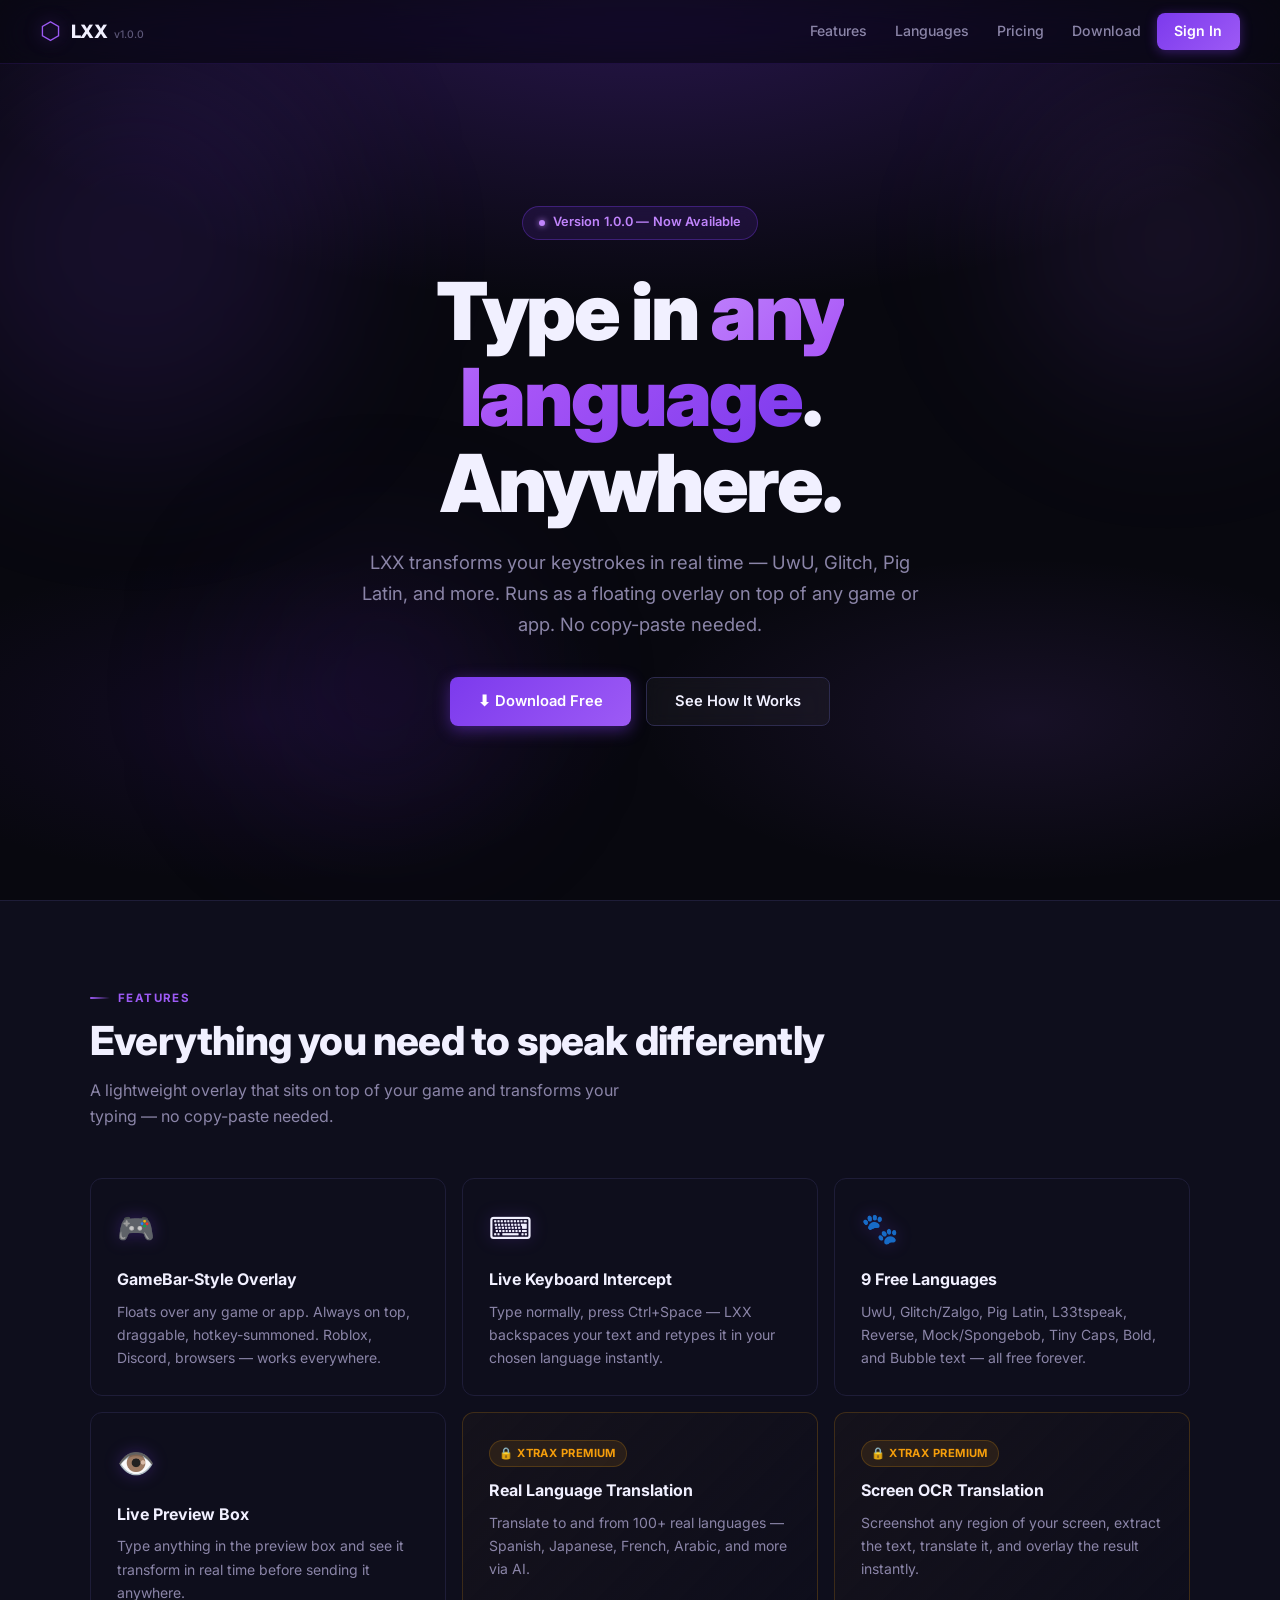
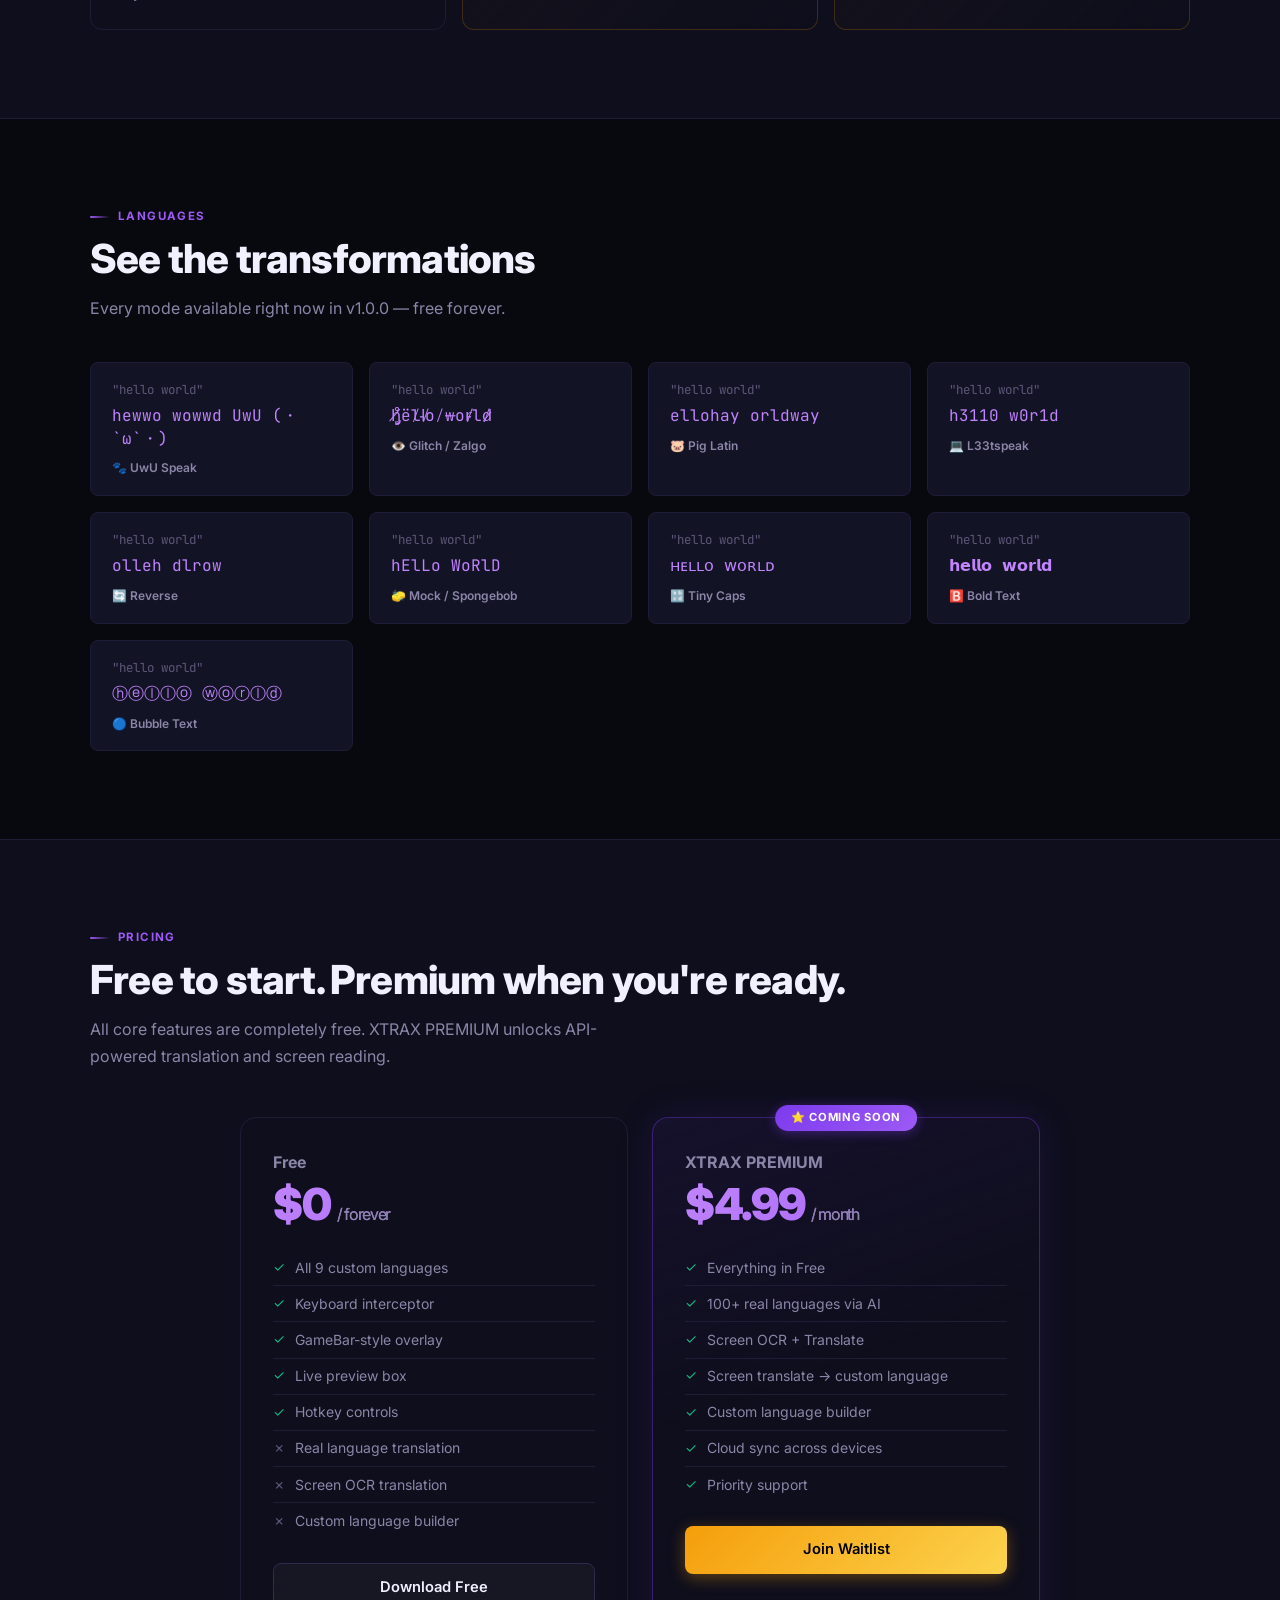
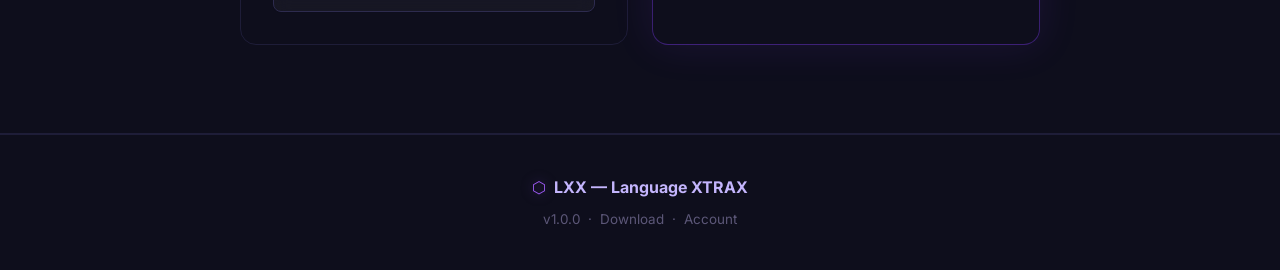
<file: index.html>
<!DOCTYPE html>
<html lang="en">
<head>
  <meta charset="UTF-8" />
  <meta name="viewport" content="width=device-width, initial-scale=1.0" />
  <title>LXX — Language XTRAX</title>
  <meta name="description" content="Transform your typing in real time — UwU, Glitch, Pig Latin, and more. A GameBar-style overlay that works in any game or app." />
  <link rel="stylesheet" href="css/style.css" />
</head>
<body>

<nav>
  <a href="index.html" class="nav-brand">
    <span class="hex">⬡</span>
    <span>LXX <span class="version">v1.0.0</span></span>
  </a>
  <div class="nav-links">
    <a href="#features">Features</a>
    <a href="#languages">Languages</a>
    <a href="#pricing">Pricing</a>
    <a href="download.html">Download</a>
    <a id="nav-auth-link" href="login.html" class="nav-cta">Sign In</a>
  </div>
</nav>

<section class="hero">
  <div class="hero-orb hero-orb-1"></div>
  <div class="hero-orb hero-orb-2"></div>
  <div class="hero-orb hero-orb-3"></div>
  <div class="hero-content">
    <div class="hero-badge">Version 1.0.0 — Now Available</div>
    <h1>Type in <span class="grad">any language</span>.<br>Anywhere.</h1>
    <p>LXX transforms your keystrokes in real time — UwU, Glitch, Pig Latin, and more. Runs as a floating overlay on top of any game or app. No copy-paste needed.</p>
    <div class="hero-btns">
      <a href="download.html" class="btn btn-primary">⬇ Download Free</a>
      <a href="#features" class="btn btn-outline">See How It Works</a>
    </div>
  </div>
</section>

<section id="features" style="background: var(--bg2); border-top: 1px solid var(--border); border-bottom: 1px solid var(--border);">
  <div class="container">
    <div class="section-label">Features</div>
    <h2 class="section-title">Everything you need to speak differently</h2>
    <p class="section-sub">A lightweight overlay that sits on top of your game and transforms your typing — no copy-paste needed.</p>

    <div class="features-grid">
      <div class="feat-card">
        <div class="feat-icon">🎮</div>
        <h3>GameBar-Style Overlay</h3>
        <p>Floats over any game or app. Always on top, draggable, hotkey-summoned. Roblox, Discord, browsers — works everywhere.</p>
      </div>
      <div class="feat-card">
        <div class="feat-icon">⌨️</div>
        <h3>Live Keyboard Intercept</h3>
        <p>Type normally, press Ctrl+Space — LXX backspaces your text and retypes it in your chosen language instantly.</p>
      </div>
      <div class="feat-card">
        <div class="feat-icon">🐾</div>
        <h3>9 Free Languages</h3>
        <p>UwU, Glitch/Zalgo, Pig Latin, L33tspeak, Reverse, Mock/Spongebob, Tiny Caps, Bold, and Bubble text — all free forever.</p>
      </div>
      <div class="feat-card">
        <div class="feat-icon">👁️</div>
        <h3>Live Preview Box</h3>
        <p>Type anything in the preview box and see it transform in real time before sending it anywhere.</p>
      </div>
      <div class="feat-card premium">
        <div class="feat-lock">🔒 XTRAX PREMIUM</div>
        <h3>Real Language Translation</h3>
        <p>Translate to and from 100+ real languages — Spanish, Japanese, French, Arabic, and more via AI.</p>
      </div>
      <div class="feat-card premium">
        <div class="feat-lock">🔒 XTRAX PREMIUM</div>
        <h3>Screen OCR Translation</h3>
        <p>Screenshot any region of your screen, extract the text, translate it, and overlay the result instantly.</p>
      </div>
    </div>
  </div>
</section>

<section id="languages">
  <div class="container">
    <div class="section-label">Languages</div>
    <h2 class="section-title">See the transformations</h2>
    <p class="section-sub">Every mode available right now in v1.0.0 — free forever.</p>

    <div class="lang-grid">
      <div class="lang-card">
        <div class="original">"hello world"</div>
        <div class="transformed">hewwo wowwd UwU (・`ω`・)</div>
        <div class="name">🐾 UwU Speak</div>
      </div>
      <div class="lang-card">
        <div class="original">"hello world"</div>
        <div class="transformed">h̸̡̻̊ë̸l̸l̵o̸ w̶o̸r̵l̸d̷</div>
        <div class="name">👁️ Glitch / Zalgo</div>
      </div>
      <div class="lang-card">
        <div class="original">"hello world"</div>
        <div class="transformed">ellohay orldway</div>
        <div class="name">🐷 Pig Latin</div>
      </div>
      <div class="lang-card">
        <div class="original">"hello world"</div>
        <div class="transformed">h3110 w0r1d</div>
        <div class="name">💻 L33tspeak</div>
      </div>
      <div class="lang-card">
        <div class="original">"hello world"</div>
        <div class="transformed">olleh dlrow</div>
        <div class="name">🔄 Reverse</div>
      </div>
      <div class="lang-card">
        <div class="original">"hello world"</div>
        <div class="transformed">hElLo WoRlD</div>
        <div class="name">🧽 Mock / Spongebob</div>
      </div>
      <div class="lang-card">
        <div class="original">"hello world"</div>
        <div class="transformed">ʜᴇʟʟᴏ ᴡᴏʀʟᴅ</div>
        <div class="name">🔡 Tiny Caps</div>
      </div>
      <div class="lang-card">
        <div class="original">"hello world"</div>
        <div class="transformed">𝗵𝗲𝗹𝗹𝗼 𝘄𝗼𝗿𝗹𝗱</div>
        <div class="name">🅱️ Bold Text</div>
      </div>
      <div class="lang-card">
        <div class="original">"hello world"</div>
        <div class="transformed">ⓗⓔⓛⓛⓞ ⓦⓞⓡⓛⓓ</div>
        <div class="name">🔵 Bubble Text</div>
      </div>
    </div>
  </div>
</section>

<section id="pricing" style="background: var(--bg2); border-top: 1px solid var(--border); border-bottom: 1px solid var(--border);">
  <div class="container">
    <div class="section-label">Pricing</div>
    <h2 class="section-title">Free to start. Premium when you're ready.</h2>
    <p class="section-sub">All core features are completely free. XTRAX PREMIUM unlocks API-powered translation and screen reading.</p>

    <div class="pricing-grid" style="margin: 0 auto; margin-top: 3rem;">
      <div class="price-card">
        <div class="price-name">Free</div>
        <div class="price-amount">$0 <span>/ forever</span></div>
        <ul class="price-features">
          <li><span class="check">✓</span> All 9 custom languages</li>
          <li><span class="check">✓</span> Keyboard interceptor</li>
          <li><span class="check">✓</span> GameBar-style overlay</li>
          <li><span class="check">✓</span> Live preview box</li>
          <li><span class="check">✓</span> Hotkey controls</li>
          <li><span class="cross">✗</span> Real language translation</li>
          <li><span class="cross">✗</span> Screen OCR translation</li>
          <li><span class="cross">✗</span> Custom language builder</li>
        </ul>
        <a href="download.html" class="btn btn-outline" style="width:100%; justify-content:center;">Download Free</a>
      </div>

      <div class="price-card featured">
        <div class="price-badge">⭐ COMING SOON</div>
        <div class="price-name">XTRAX PREMIUM</div>
        <div class="price-amount">$4.99 <span>/ month</span></div>
        <ul class="price-features">
          <li><span class="check">✓</span> Everything in Free</li>
          <li><span class="check">✓</span> 100+ real languages via AI</li>
          <li><span class="check">✓</span> Screen OCR + Translate</li>
          <li><span class="check">✓</span> Screen translate → custom language</li>
          <li><span class="check">✓</span> Custom language builder</li>
          <li><span class="check">✓</span> Cloud sync across devices</li>
          <li><span class="check">✓</span> Priority support</li>
        </ul>
        <a href="login.html" class="btn btn-gold" style="width:100%; justify-content:center;">Join Waitlist</a>
      </div>
    </div>
  </div>
</section>

<footer>
  <div class="foot-brand">
    <span class="hex">⬡</span> LXX — Language XTRAX
  </div>
  <p>v1.0.0 &nbsp;·&nbsp; <a href="download.html">Download</a> &nbsp;·&nbsp; <a href="login.html">Account</a></p>
</footer>

<script src="js/auth.js"></script>
<script>
  const link = document.getElementById("nav-auth-link");
  if (Auth.isLoggedIn()) {
    link.textContent = "Dashboard";
    link.href = "dashboard.html";
  }
</script>
</body>
</html>
</file>
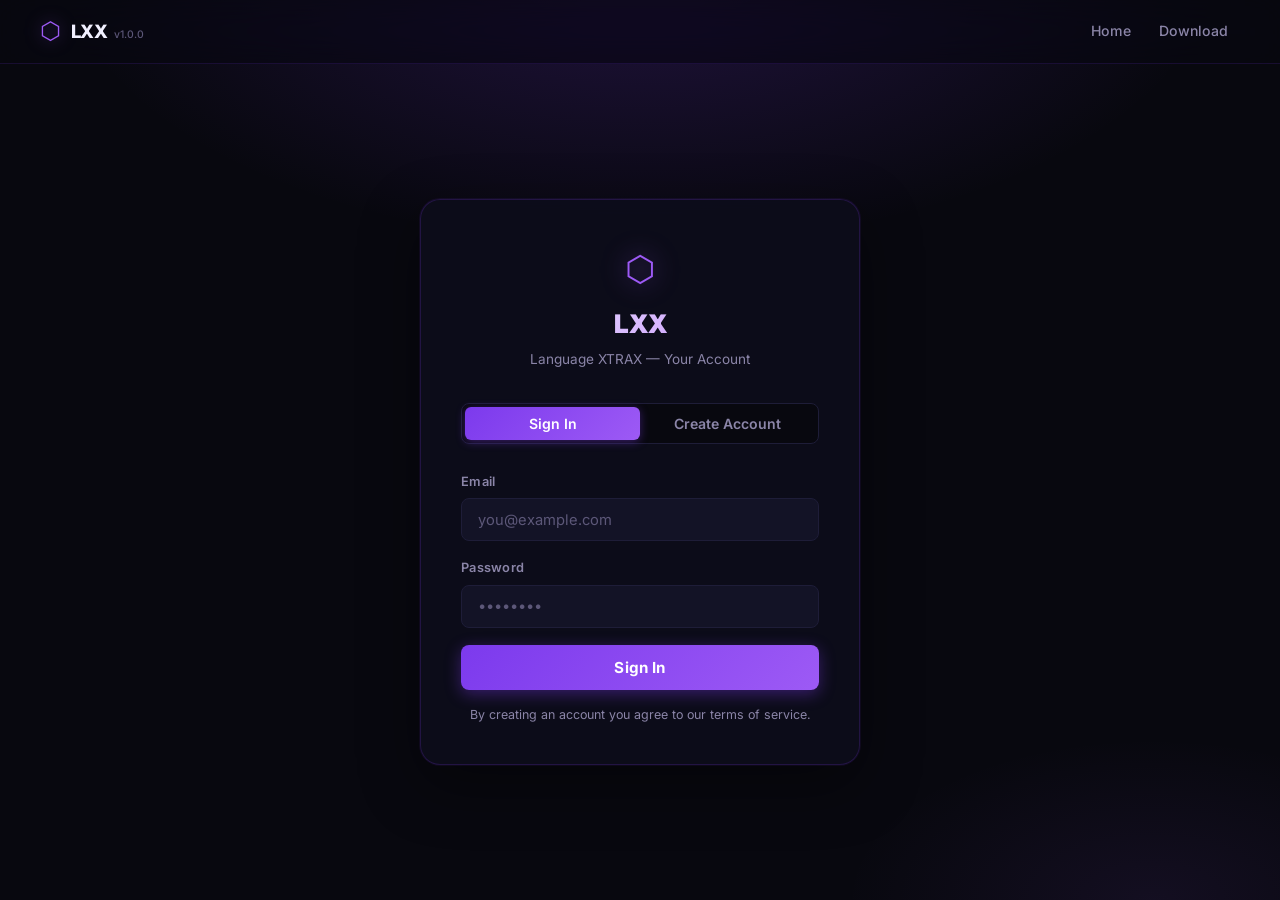
<file: dashboard.html>
<!DOCTYPE html>
<html lang="en">
<head>
  <meta charset="UTF-8" />
  <meta name="viewport" content="width=device-width, initial-scale=1.0" />
  <title>Dashboard — LXX Language XTRAX</title>
  <link rel="stylesheet" href="css/style.css" />
</head>
<body>

<nav>
  <a href="index.html" class="nav-brand">
    <span class="hex">⬡</span>
    <span>LXX <span class="version">v1.0.0</span></span>
  </a>
  <div class="nav-links">
    <a href="index.html">Home</a>
    <a href="download.html">Download</a>
    <a href="#" onclick="Auth.logout(); return false;" class="btn-ghost" style="font-size:0.88rem; padding:0.4rem 0.75rem; border-radius:8px;">Sign Out</a>
  </div>
</nav>

<div class="dashboard-page container">

  <div class="dash-header">
    <div class="dash-user">
      <div class="dash-avatar" id="dash-avatar">?</div>
      <div>
        <div class="dash-email" id="dash-email">Loading…</div>
        <div class="dash-tier" id="dash-tier">Free</div>
      </div>
    </div>
    <a href="download.html" class="btn btn-primary">⬇ Download LXX</a>
  </div>

  <!-- Loading state -->
  <div id="dash-loading" style="text-align:center; padding:3rem 0; color:var(--muted); font-size:0.92rem;">
    <div style="font-size:1.5rem; margin-bottom:0.75rem; animation:float 2s ease-in-out infinite;">⬡</div>
    Loading your account…
  </div>

  <!-- Main content (hidden until loaded) -->
  <div id="dash-main" style="display:none;">
    <div class="dash-grid" style="align-items:start;">
      <div class="dash-card">
        <h3>Account Status</h3>
        <div id="dash-status-value" style="margin-top:0.5rem; font-size:1rem; font-weight:700;">—</div>
      </div>
      <div class="dash-card">
        <h3>Plan</h3>
        <div class="value" id="dash-plan-value" style="font-size:1.3rem; line-height:1.3; word-break:break-word;">—</div>
      </div>
      <div class="dash-card">
        <h3>Premium Features</h3>
        <div id="dash-premium-features" style="margin-top:0.25rem; font-size:0.85rem; color:var(--muted);">
          Loading…
        </div>
      </div>
      <div class="dash-card">
        <h3>Auth Token <span style="font-size:0.7rem; color:var(--muted2); font-weight:400; text-transform:none; letter-spacing:0;">— paste into LXX app</span></h3>
        <div class="token-box" id="dash-token">—</div>
        <button onclick="copyToken(this)" class="btn btn-outline mt-2" style="font-size:0.82rem; padding:0.45rem 1rem;">
          📋 Copy Token
        </button>
      </div>
    </div>

    <div style="margin-top:2.5rem;" class="info-box">
      <h3 style="font-size:0.92rem; font-weight:700; margin-bottom:1.25rem; color:var(--text2);">
        ⬡ How to link your account to the LXX app
      </h3>
      <div class="steps">
        <div class="step">
          <div class="step-num">1</div>
          <div>
            <h4>Download and launch LXX</h4>
            <p>Go to the <a href="download.html">download page</a>, follow the setup instructions, and run <code>main.py</code>.</p>
          </div>
        </div>
        <div class="step">
          <div class="step-num">2</div>
          <div>
            <h4>Copy your Auth Token above</h4>
            <p>Click the "Copy Token" button above — your personal token is copied to your clipboard.</p>
          </div>
        </div>
        <div class="step">
          <div class="step-num">3</div>
          <div>
            <h4>Paste into LXX</h4>
            <p>In the overlay, click <strong style="color:var(--text);">Link Account</strong>, paste your token, and click Verify. LXX will unlock your tier automatically.</p>
          </div>
        </div>
      </div>
    </div>
  </div>

</div>

<footer>
  <div class="foot-brand"><span class="hex">⬡</span> LXX — Language XTRAX</div>
  <p>v1.0.0</p>
</footer>

<script src="js/auth.js"></script>
<script>
  if (!Auth.requireAuth()) throw new Error("not authed");

  const FREE_FEATURES = [
    "UwU Speak", "Glitch / Zalgo", "Pig Latin", "L33tspeak",
    "Reverse", "Mock / Spongebob", "Tiny Caps", "Bold Text", "Bubble Text",
    "Keyboard Interceptor", "Live Preview"
  ];

  const PREMIUM_ONLY = [
    "Real Language Translation (100+ languages)",
    "Screen OCR Translation",
    "Screen Translate → Custom Language",
    "Custom Language Builder",
    "Cloud Sync",
  ];

  async function init() {
    const user = await Auth.fetchMe();
    if (!user) return;

    document.getElementById("dash-loading").style.display = "none";
    document.getElementById("dash-main").style.display = "";

    const initial = (user.email || "?")[0].toUpperCase();
    document.getElementById("dash-avatar").textContent = initial;
    document.getElementById("dash-email").textContent = user.email;

    const isPremium = user.premium;

    document.getElementById("dash-tier").textContent = isPremium ? "⭐ XTRAX PREMIUM" : "Free Tier";
    document.getElementById("dash-tier").className = "dash-tier " + (isPremium ? "premium" : "free");
    document.getElementById("dash-status-value").innerHTML = `<span style="color:var(--success)">✅ Active</span>`;
    document.getElementById("dash-plan-value").textContent = isPremium ? "XTRAX PREMIUM ⭐" : "Free";
    document.getElementById("dash-plan-value").className = "value " + (isPremium ? "gold" : "purple");
    document.getElementById("dash-token").textContent = Auth.getToken() || "—";

    const featEl = document.getElementById("dash-premium-features");
    let html = "";
    for (const f of FREE_FEATURES) {
      html += `<div style="padding:3px 0; color:var(--success); display:flex; align-items:center; gap:6px;"><span>✓</span><span>${f}</span></div>`;
    }
    html += `<div style="height:6px;"></div>`;
    for (const f of PREMIUM_ONLY) {
      if (isPremium) {
        html += `<div style="padding:3px 0; color:var(--gold); display:flex; align-items:center; gap:6px;"><span>⭐</span><span>${f}</span></div>`;
      } else {
        html += `<div style="padding:3px 0; color:var(--muted2); display:flex; align-items:center; gap:6px;"><span>🔒</span><span>${f}</span></div>`;
      }
    }
    featEl.innerHTML = html;
  }

  function copyToken(btn) {
    const t = Auth.getToken();
    if (!t) return;
    navigator.clipboard.writeText(t).then(() => {
      const orig = btn.textContent;
      btn.textContent = "✓ Copied!";
      btn.style.borderColor = "var(--success)";
      btn.style.color = "var(--success)";
      setTimeout(() => {
        btn.textContent = orig;
        btn.style.borderColor = "";
        btn.style.color = "";
      }, 2000);
    }).catch(() => {
      const range = document.createRange();
      range.selectNode(document.getElementById("dash-token"));
      window.getSelection().removeAllRanges();
      window.getSelection().addRange(range);
      document.execCommand("copy");
      window.getSelection().removeAllRanges();
      btn.textContent = "✓ Copied!";
      setTimeout(() => btn.textContent = "📋 Copy Token", 2000);
    });
  }

  init();
</script>
</body>
</html>
</file>
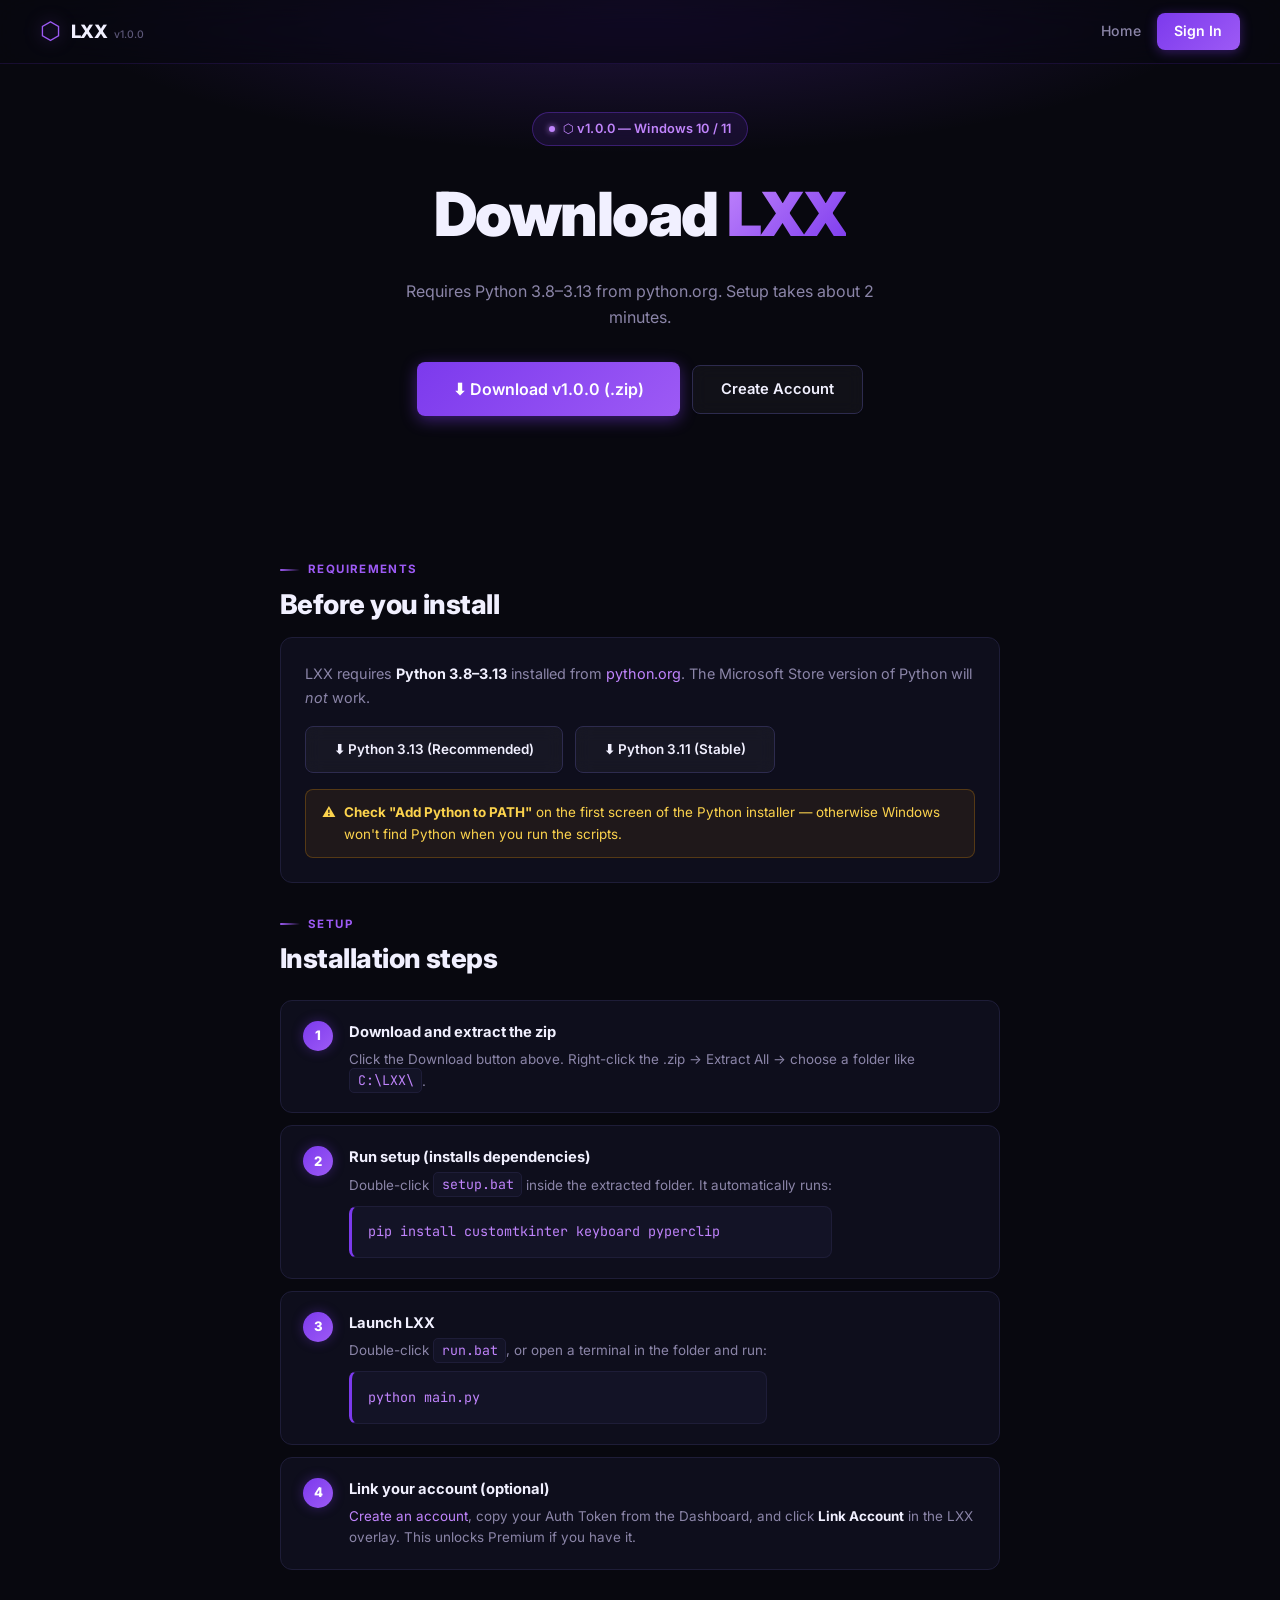
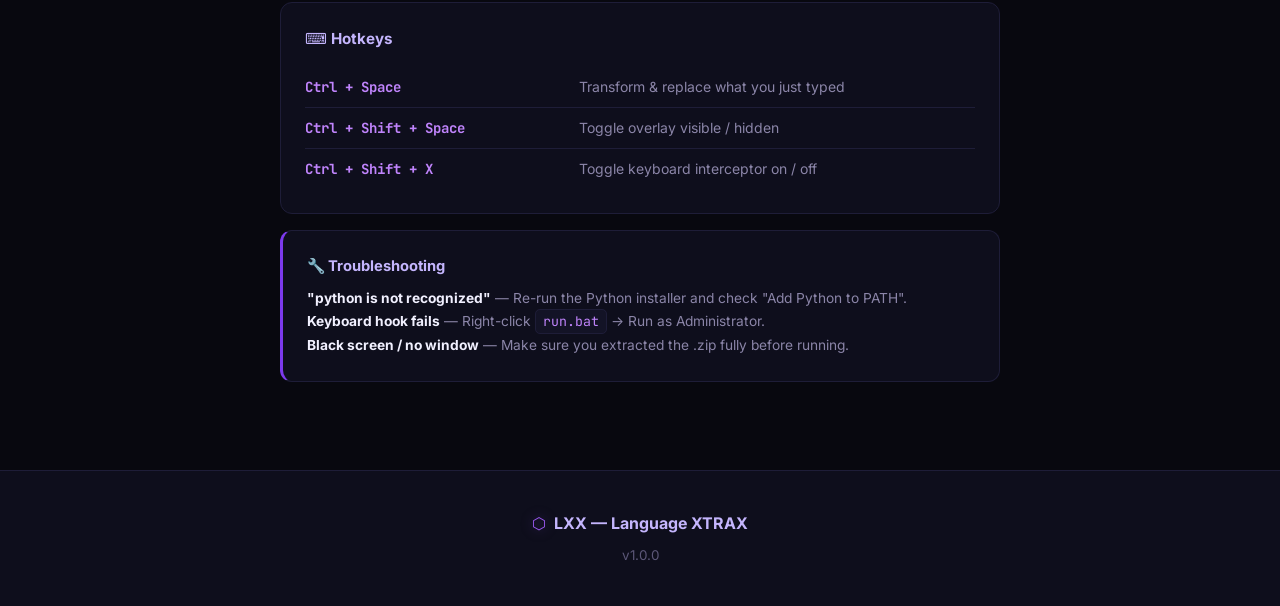
<file: download.html>
<!DOCTYPE html>
<html lang="en">
<head>
  <meta charset="UTF-8" />
  <meta name="viewport" content="width=device-width, initial-scale=1.0" />
  <title>Download — LXX Language XTRAX</title>
  <link rel="stylesheet" href="css/style.css" />
</head>
<body>

<nav>
  <a href="index.html" class="nav-brand">
    <span class="hex">⬡</span>
    <span>LXX <span class="version">v1.0.0</span></span>
  </a>
  <div class="nav-links">
    <a href="index.html">Home</a>
    <a id="nav-auth-link" href="login.html" class="nav-cta">Sign In</a>
  </div>
</nav>

<div class="download-hero">
  <div class="hero-badge" style="margin-bottom:1.25rem;">⬡ v1.0.0 — Windows 10 / 11</div>
  <h1 style="font-size:clamp(2.2rem,5vw,3.8rem); font-weight:900; margin:0 0 1rem; letter-spacing:-0.03em;">
    Download <span style="background:linear-gradient(135deg,#c084fc,#7c3aed);-webkit-background-clip:text;-webkit-text-fill-color:transparent;background-clip:text;">LXX</span>
  </h1>
  <p style="color:var(--muted); max-width:500px; margin:0 auto 2rem; font-size:1rem;">
    Requires Python 3.8–3.13 from python.org. Setup takes about 2 minutes.
  </p>
  <div class="flex-center">
    <a href="https://github.com/Vesluna/LLX/releases/download/v1.0.0/lxx-v1.0.0.zip"
       class="btn btn-primary" style="font-size:1rem; padding:0.9rem 2.25rem;">
      ⬇ Download v1.0.0 (.zip)
    </a>
    <a href="login.html" class="btn btn-outline">Create Account</a>
  </div>
</div>

<section>
  <div class="container" style="max-width:720px;">

    <div class="section-label">Requirements</div>
    <h2 class="section-title" style="font-size:1.7rem;">Before you install</h2>

    <div class="info-box mt-2">
      <p style="font-size:0.9rem; color:var(--muted); margin-bottom:1rem; line-height:1.65;">
        LXX requires <strong style="color:var(--text);">Python 3.8–3.13</strong> installed from
        <a href="https://www.python.org/downloads/" target="_blank">python.org</a>.
        The Microsoft Store version of Python will <em>not</em> work.
      </p>

      <div style="display:flex; gap:0.75rem; flex-wrap:wrap;">
        <a href="https://www.python.org/ftp/python/3.13.3/python-3.13.3-amd64.exe"
           class="btn btn-outline" style="font-size:0.84rem;">
          ⬇ Python 3.13 (Recommended)
        </a>
        <a href="https://www.python.org/ftp/python/3.11.12/python-3.11.12-amd64.exe"
           class="btn btn-outline" style="font-size:0.84rem;">
          ⬇ Python 3.11 (Stable)
        </a>
      </div>

      <div class="warn-box">
        <span>⚠️</span>
        <span><strong>Check "Add Python to PATH"</strong> on the first screen of the Python installer — otherwise Windows won't find Python when you run the scripts.</span>
      </div>
    </div>

    <div class="section-label mt-3">Setup</div>
    <h2 class="section-title" style="font-size:1.7rem; margin-bottom:0.5rem;">Installation steps</h2>

    <div class="steps">
      <div class="step">
        <div class="step-num">1</div>
        <div>
          <h4>Download and extract the zip</h4>
          <p>Click the Download button above. Right-click the .zip → Extract All → choose a folder like <code>C:\LXX\</code>.</p>
        </div>
      </div>
      <div class="step">
        <div class="step-num">2</div>
        <div>
          <h4>Run setup (installs dependencies)</h4>
          <p>Double-click <code>setup.bat</code> inside the extracted folder. It automatically runs:</p>
          <div class="code-block">pip install customtkinter keyboard pyperclip</div>
        </div>
      </div>
      <div class="step">
        <div class="step-num">3</div>
        <div>
          <h4>Launch LXX</h4>
          <p>Double-click <code>run.bat</code>, or open a terminal in the folder and run:</p>
          <div class="code-block">python main.py</div>
        </div>
      </div>
      <div class="step">
        <div class="step-num">4</div>
        <div>
          <h4>Link your account (optional)</h4>
          <p><a href="login.html">Create an account</a>, copy your Auth Token from the Dashboard, and click <strong style="color:var(--text);">Link Account</strong> in the LXX overlay. This unlocks Premium if you have it.</p>
        </div>
      </div>
    </div>

    <div class="info-box mt-3">
      <h3 style="font-size:0.95rem; font-weight:700; margin-bottom:1rem; color:var(--text2);">⌨️ Hotkeys</h3>
      <table style="width:100%; font-size:0.875rem; border-collapse:collapse;">
        <tr style="border-bottom:1px solid var(--border);">
          <td style="padding:0.55rem 0; color:var(--accent3); font-family:'JetBrains Mono',monospace; font-weight:700; white-space:nowrap; padding-right:1.5rem;">Ctrl + Space</td>
          <td style="padding:0.55rem 0; color:var(--muted);">Transform &amp; replace what you just typed</td>
        </tr>
        <tr style="border-bottom:1px solid var(--border);">
          <td style="padding:0.55rem 0; color:var(--accent3); font-family:'JetBrains Mono',monospace; font-weight:700; white-space:nowrap; padding-right:1.5rem;">Ctrl + Shift + Space</td>
          <td style="padding:0.55rem 0; color:var(--muted);">Toggle overlay visible / hidden</td>
        </tr>
        <tr>
          <td style="padding:0.55rem 0; color:var(--accent3); font-family:'JetBrains Mono',monospace; font-weight:700; white-space:nowrap; padding-right:1.5rem;">Ctrl + Shift + X</td>
          <td style="padding:0.55rem 0; color:var(--muted);">Toggle keyboard interceptor on / off</td>
        </tr>
      </table>
    </div>

    <div class="info-box mt-2" style="border-left:3px solid var(--accent);">
      <h3 style="font-size:0.92rem; font-weight:700; margin-bottom:0.5rem; color:var(--text2);">🔧 Troubleshooting</h3>
      <p style="font-size:0.86rem; color:var(--muted); line-height:1.7;">
        <strong style="color:var(--text);">"python is not recognized"</strong> — Re-run the Python installer and check "Add Python to PATH".<br>
        <strong style="color:var(--text);">Keyboard hook fails</strong> — Right-click <code>run.bat</code> → Run as Administrator.<br>
        <strong style="color:var(--text);">Black screen / no window</strong> — Make sure you extracted the .zip fully before running.
      </p>
    </div>

  </div>
</section>

<footer>
  <div class="foot-brand"><span class="hex">⬡</span> LXX — Language XTRAX</div>
  <p>v1.0.0</p>
</footer>

<script src="js/auth.js"></script>
<script>
  const link = document.getElementById("nav-auth-link");
  if (Auth.isLoggedIn()) {
    link.textContent = "Dashboard";
    link.href = "dashboard.html";
  }
</script>
</body>
</html>
</file>
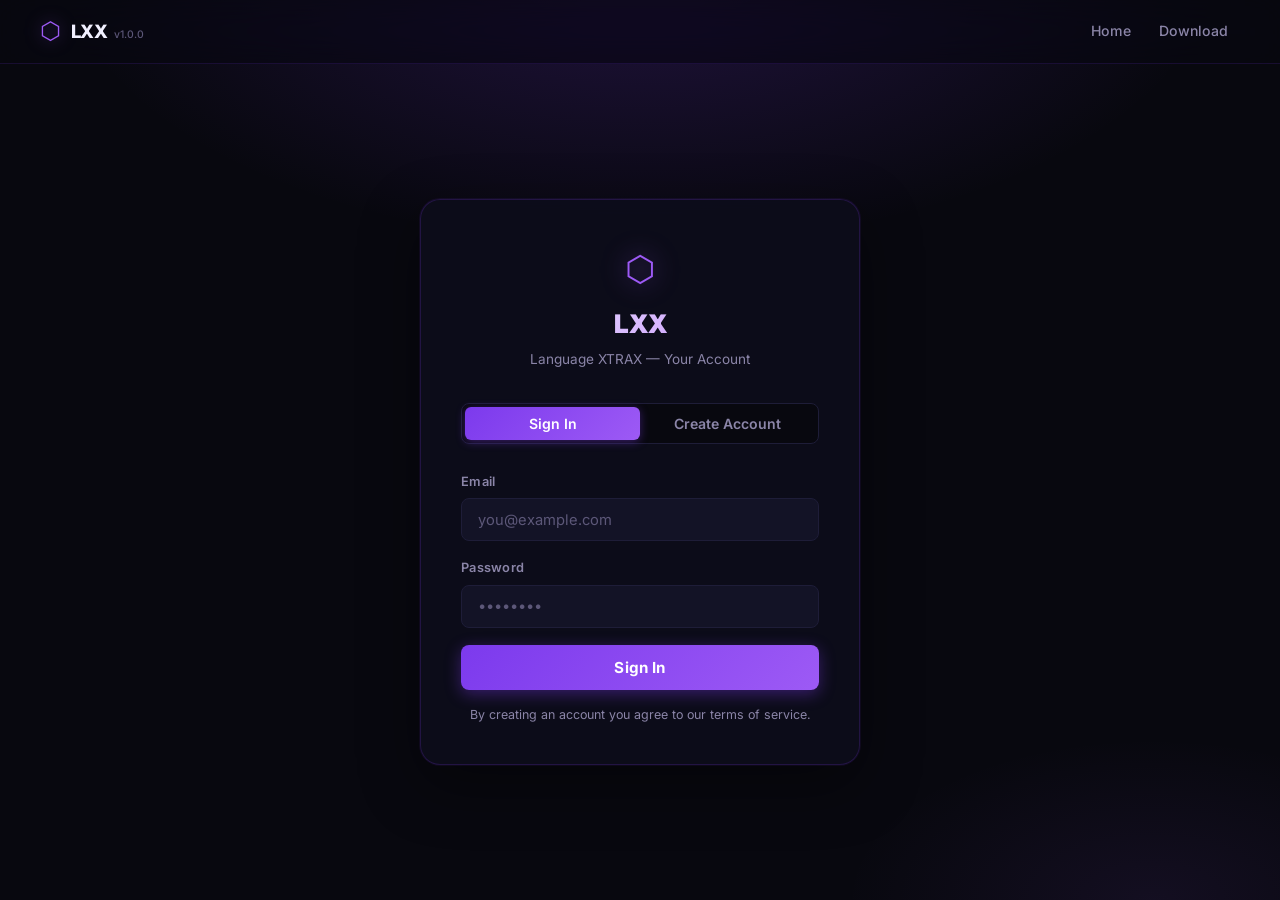
<file: login.html>
<!DOCTYPE html>
<html lang="en">
<head>
  <meta charset="UTF-8" />
  <meta name="viewport" content="width=device-width, initial-scale=1.0" />
  <title>Sign In — LXX Language XTRAX</title>
  <link rel="stylesheet" href="css/style.css" />
</head>
<body>

<nav>
  <a href="index.html" class="nav-brand">
    <span class="hex">⬡</span>
    <span>LXX <span class="version">v1.0.0</span></span>
  </a>
  <div class="nav-links">
    <a href="index.html">Home</a>
    <a href="download.html">Download</a>
  </div>
</nav>

<div class="auth-page">
  <div class="auth-card">
    <div class="auth-logo">
      <span class="hex">⬡</span>
      <h1>LXX</h1>
      <p>Language XTRAX — Your Account</p>
    </div>

    <div class="tabs">
      <button class="tab active" id="tab-login" onclick="switchTab('login')">Sign In</button>
      <button class="tab" id="tab-signup" onclick="switchTab('signup')">Create Account</button>
    </div>

    <div id="error-msg" class="form-error"></div>
    <div id="success-msg" class="form-success"></div>

    <!-- LOGIN FORM -->
    <form id="login-form" onsubmit="handleLogin(event)">
      <div class="form-group">
        <label for="login-email">Email</label>
        <input type="email" id="login-email" placeholder="you@example.com" required autocomplete="email" />
      </div>
      <div class="form-group">
        <label for="login-pass">Password</label>
        <input type="password" id="login-pass" placeholder="••••••••" required autocomplete="current-password" />
      </div>
      <button type="submit" class="submit-btn" id="login-btn">Sign In</button>
    </form>

    <!-- SIGNUP FORM -->
    <form id="signup-form" style="display:none;" onsubmit="handleSignup(event)">
      <div class="form-group">
        <label for="signup-email">Email</label>
        <input type="email" id="signup-email" placeholder="you@example.com" required autocomplete="email" />
      </div>
      <div class="form-group">
        <label for="signup-pass">Password</label>
        <input type="password" id="signup-pass" placeholder="At least 6 characters" required minlength="6" autocomplete="new-password" />
      </div>
      <div class="form-group">
        <label for="signup-pass2">Confirm Password</label>
        <input type="password" id="signup-pass2" placeholder="Repeat password" required autocomplete="new-password" />
      </div>
      <button type="submit" class="submit-btn" id="signup-btn">Create Account</button>
    </form>

    <p class="text-center text-muted mt-2" style="font-size:0.78rem; line-height:1.5;">
      By creating an account you agree to our terms of service.
    </p>
  </div>
</div>

<script src="js/auth.js"></script>
<script>
  Auth.redirectIfAuthed();

  function switchTab(tab) {
    document.getElementById("tab-login").classList.toggle("active", tab === "login");
    document.getElementById("tab-signup").classList.toggle("active", tab === "signup");
    document.getElementById("login-form").style.display  = tab === "login"  ? "" : "none";
    document.getElementById("signup-form").style.display = tab === "signup" ? "" : "none";
    clearMessages();
  }

  function showError(msg) {
    const el = document.getElementById("error-msg");
    el.textContent = msg; el.style.display = "block";
    document.getElementById("success-msg").style.display = "none";
  }

  function showSuccess(msg) {
    const el = document.getElementById("success-msg");
    el.textContent = msg; el.style.display = "block";
    document.getElementById("error-msg").style.display = "none";
  }

  function clearMessages() {
    document.getElementById("error-msg").style.display = "none";
    document.getElementById("success-msg").style.display = "none";
  }

  async function handleLogin(e) {
    e.preventDefault();
    const btn = document.getElementById("login-btn");
    btn.disabled = true; btn.textContent = "Signing in…";
    clearMessages();
    try {
      await Auth.login(
        document.getElementById("login-email").value.trim(),
        document.getElementById("login-pass").value
      );
      showSuccess("✓ Signed in! Redirecting…");
      setTimeout(() => window.location.href = "dashboard.html", 600);
    } catch (err) {
      showError(err.message);
      btn.disabled = false; btn.textContent = "Sign In";
    }
  }

  async function handleSignup(e) {
    e.preventDefault();
    const pass  = document.getElementById("signup-pass").value;
    const pass2 = document.getElementById("signup-pass2").value;
    if (pass !== pass2) { showError("Passwords do not match"); return; }
    if (pass.length < 6) { showError("Password must be at least 6 characters"); return; }

    const btn = document.getElementById("signup-btn");
    btn.disabled = true; btn.textContent = "Creating account…";
    clearMessages();
    try {
      await Auth.signup(
        document.getElementById("signup-email").value.trim(),
        pass
      );
      showSuccess("✓ Account created! Redirecting…");
      setTimeout(() => window.location.href = "dashboard.html", 700);
    } catch (err) {
      showError(err.message);
      btn.disabled = false; btn.textContent = "Create Account";
    }
  }
</script>
</body>
</html>
</file>
<file: css/style.css>
@import url('https://fonts.googleapis.com/css2?family=Inter:wght@400;500;600;700;800;900&family=JetBrains+Mono:wght@400;700&display=swap');

/* ── Variables ─────────────────────────────────────────────────────────────── */
:root {
  --bg:        #08080f;
  --bg2:       #0e0e1c;
  --bg3:       #131326;
  --bg4:       #1a1a30;
  --accent:    #7c3aed;
  --accent2:   #9d5af5;
  --accent3:   #c084fc;
  --accent4:   #e9d5ff;
  --text:      #f1f0ff;
  --text2:     #c4b5fd;
  --muted:     #8b85a8;
  --muted2:    #5c5778;
  --border:    #1e1d38;
  --border2:   #2d2b4e;
  --success:   #10b981;
  --danger:    #ef4444;
  --gold:      #f59e0b;
  --gold2:     #fcd34d;
  --radius:    12px;
  --radius2:   8px;
  --shadow:    0 4px 24px rgba(124,58,237,0.12);
  --shadow-lg: 0 8px 48px rgba(124,58,237,0.2);
  --glow:      0 0 20px rgba(124,58,237,0.35);
  --glow-sm:   0 0 10px rgba(124,58,237,0.2);
}

/* ── Reset ──────────────────────────────────────────────────────────────────── */
*, *::before, *::after { box-sizing: border-box; margin: 0; padding: 0; }
html { scroll-behavior: smooth; }

body {
  background: var(--bg);
  color: var(--text);
  font-family: 'Inter', system-ui, -apple-system, sans-serif;
  line-height: 1.6;
  min-height: 100vh;
  overflow-x: hidden;
}

a { color: var(--accent3); text-decoration: none; transition: color 0.2s; }
a:hover { color: var(--accent4); }

/* ── Scrollbar ──────────────────────────────────────────────────────────────── */
::-webkit-scrollbar { width: 6px; }
::-webkit-scrollbar-track { background: var(--bg); }
::-webkit-scrollbar-thumb { background: var(--border2); border-radius: 3px; }
::-webkit-scrollbar-thumb:hover { background: var(--accent); }

/* ── NAV ────────────────────────────────────────────────────────────────────── */
nav {
  position: fixed; top: 0; left: 0; right: 0; z-index: 100;
  background: rgba(8,8,15,0.7);
  backdrop-filter: blur(20px) saturate(1.8);
  -webkit-backdrop-filter: blur(20px) saturate(1.8);
  border-bottom: 1px solid rgba(124,58,237,0.15);
  display: flex; align-items: center; justify-content: space-between;
  padding: 0 2.5rem;
  height: 64px;
}

.nav-brand {
  display: flex; align-items: center; gap: 10px;
  font-size: 1.15rem; font-weight: 800; color: var(--text);
  text-decoration: none;
  letter-spacing: -0.02em;
}
.nav-brand:hover { color: var(--text); }

.nav-brand .hex {
  color: var(--accent2);
  font-size: 1.5rem;
  filter: drop-shadow(0 0 8px rgba(157,90,245,0.6));
}
.nav-brand .version {
  font-size: 0.65rem; color: var(--muted2); font-weight: 500;
  margin-left: 3px; letter-spacing: 0;
}

.nav-links { display: flex; align-items: center; gap: 0.25rem; }
.nav-links a {
  color: var(--muted); font-size: 0.88rem; font-weight: 500;
  padding: 0.4rem 0.75rem; border-radius: var(--radius2);
  transition: color 0.2s, background 0.2s;
}
.nav-links a:hover { color: var(--text); background: rgba(255,255,255,0.05); }

.nav-cta {
  background: linear-gradient(135deg, var(--accent), var(--accent2)) !important;
  color: #fff !important;
  padding: 0.45rem 1.1rem !important;
  border-radius: var(--radius2) !important;
  font-weight: 600 !important;
  box-shadow: 0 2px 12px rgba(124,58,237,0.4);
  transition: all 0.2s !important;
}
.nav-cta:hover {
  background: linear-gradient(135deg, var(--accent2), #b97aff) !important;
  box-shadow: 0 4px 20px rgba(124,58,237,0.6) !important;
  transform: translateY(-1px);
}

/* ── HERO ───────────────────────────────────────────────────────────────────── */
.hero {
  min-height: 100vh;
  display: flex; align-items: center; justify-content: center;
  text-align: center;
  padding: 7rem 2rem 5rem;
  position: relative;
  overflow: hidden;
}

.hero::before {
  content: '';
  position: absolute; inset: 0;
  background:
    radial-gradient(ellipse 90% 60% at 50% -5%, rgba(124,58,237,0.3) 0%, transparent 65%),
    radial-gradient(ellipse 50% 30% at 20% 80%, rgba(76,29,149,0.15) 0%, transparent 60%),
    radial-gradient(ellipse 50% 30% at 80% 80%, rgba(157,90,245,0.1) 0%, transparent 60%);
  pointer-events: none;
}

.hero-orb {
  position: absolute;
  border-radius: 50%;
  filter: blur(80px);
  pointer-events: none;
  animation: float 8s ease-in-out infinite;
}
.hero-orb-1 {
  width: 400px; height: 400px;
  background: rgba(124,58,237,0.12);
  top: 5%; left: -5%;
  animation-delay: 0s;
}
.hero-orb-2 {
  width: 300px; height: 300px;
  background: rgba(157,90,245,0.1);
  top: 10%; right: -3%;
  animation-delay: 3s;
}
.hero-orb-3 {
  width: 250px; height: 250px;
  background: rgba(76,29,149,0.15);
  bottom: 10%; left: 20%;
  animation-delay: 5s;
}

@keyframes float {
  0%, 100% { transform: translateY(0px) scale(1); }
  50% { transform: translateY(-20px) scale(1.05); }
}

.hero-content { max-width: 760px; position: relative; z-index: 1; }

.hero-badge {
  display: inline-flex; align-items: center; gap: 8px;
  background: rgba(124,58,237,0.12);
  border: 1px solid rgba(124,58,237,0.35);
  color: var(--accent3);
  font-size: 0.8rem; font-weight: 600;
  padding: 0.35rem 1rem; border-radius: 20px;
  margin-bottom: 1.75rem;
  letter-spacing: 0.01em;
  backdrop-filter: blur(8px);
}
.hero-badge::before {
  content: '';
  width: 6px; height: 6px;
  background: var(--accent3);
  border-radius: 50%;
  box-shadow: 0 0 6px var(--accent3);
  animation: pulse 2s ease-in-out infinite;
}

@keyframes pulse {
  0%, 100% { opacity: 1; transform: scale(1); }
  50% { opacity: 0.5; transform: scale(0.8); }
}

.hero h1 {
  font-size: clamp(2.8rem, 7vw, 5rem);
  font-weight: 900; line-height: 1.08;
  letter-spacing: -0.03em;
  margin-bottom: 1.25rem;
}

.hero h1 .grad {
  background: linear-gradient(135deg, #c084fc 0%, #a855f7 40%, #7c3aed 100%);
  -webkit-background-clip: text;
  -webkit-text-fill-color: transparent;
  background-clip: text;
}

.hero p {
  font-size: 1.15rem; color: var(--muted);
  max-width: 580px; margin: 0 auto 2.25rem;
  line-height: 1.7;
}

.hero-btns { display: flex; gap: 0.9rem; justify-content: center; flex-wrap: wrap; }

/* ── BUTTONS ────────────────────────────────────────────────────────────────── */
.btn {
  display: inline-flex; align-items: center; gap: 8px;
  padding: 0.75rem 1.75rem;
  border-radius: var(--radius2);
  font-family: 'Inter', sans-serif;
  font-size: 0.92rem; font-weight: 600;
  cursor: pointer; border: none;
  transition: all 0.2s;
  text-decoration: none;
  white-space: nowrap;
}

.btn-primary {
  background: linear-gradient(135deg, var(--accent) 0%, var(--accent2) 100%);
  color: #fff;
  box-shadow: 0 4px 16px rgba(124,58,237,0.45);
}
.btn-primary:hover {
  background: linear-gradient(135deg, var(--accent2) 0%, #b97aff 100%);
  box-shadow: 0 6px 24px rgba(124,58,237,0.6);
  transform: translateY(-2px);
  color: #fff;
}

.btn-outline {
  background: rgba(255,255,255,0.04);
  border: 1px solid var(--border2);
  color: var(--text);
  backdrop-filter: blur(8px);
}
.btn-outline:hover {
  border-color: var(--accent2);
  color: var(--accent3);
  background: rgba(124,58,237,0.08);
  box-shadow: var(--glow-sm);
}

.btn-ghost { background: transparent; color: var(--muted); }
.btn-ghost:hover { color: var(--text); background: rgba(255,255,255,0.05); }

.btn-gold {
  background: linear-gradient(135deg, var(--gold) 0%, var(--gold2) 100%);
  color: #000;
  box-shadow: 0 4px 16px rgba(245,158,11,0.35);
}
.btn-gold:hover {
  box-shadow: 0 6px 24px rgba(245,158,11,0.5);
  transform: translateY(-2px);
  color: #000;
}

/* ── SECTIONS ───────────────────────────────────────────────────────────────── */
section { padding: 5.5rem 2rem; }

.container { max-width: 1100px; margin: 0 auto; }

.section-label {
  font-size: 0.72rem; font-weight: 700; letter-spacing: 0.12em;
  color: var(--accent2); text-transform: uppercase; margin-bottom: 0.6rem;
  display: flex; align-items: center; gap: 8px;
}
.section-label::before {
  content: '';
  display: inline-block;
  width: 20px; height: 2px;
  background: linear-gradient(90deg, var(--accent2), transparent);
  border-radius: 1px;
}

.section-title {
  font-size: clamp(1.7rem, 3.5vw, 2.5rem);
  font-weight: 800; letter-spacing: -0.02em;
  margin-bottom: 0.75rem; line-height: 1.2;
}

.section-sub { font-size: 1rem; color: var(--muted); max-width: 560px; line-height: 1.65; }

/* ── FEATURES GRID ──────────────────────────────────────────────────────────── */
.features-grid {
  display: grid;
  grid-template-columns: repeat(auto-fit, minmax(290px, 1fr));
  gap: 1rem; margin-top: 3rem;
}

.feat-card {
  background: var(--bg2);
  border: 1px solid var(--border);
  border-radius: var(--radius);
  padding: 1.6rem;
  transition: border-color 0.3s, transform 0.3s, box-shadow 0.3s;
  position: relative;
  overflow: hidden;
}
.feat-card::after {
  content: '';
  position: absolute; inset: 0;
  background: linear-gradient(135deg, rgba(124,58,237,0.04) 0%, transparent 60%);
  pointer-events: none;
  opacity: 0;
  transition: opacity 0.3s;
}
.feat-card:hover {
  border-color: var(--border2);
  transform: translateY(-4px);
  box-shadow: var(--shadow-lg);
}
.feat-card:hover::after { opacity: 1; }

.feat-icon {
  font-size: 1.9rem; margin-bottom: 0.9rem;
  display: inline-block;
  filter: drop-shadow(0 0 8px rgba(124,58,237,0.3));
}
.feat-card h3 {
  font-size: 1rem; font-weight: 700; margin-bottom: 0.45rem;
  color: var(--text);
}
.feat-card p { font-size: 0.875rem; color: var(--muted); line-height: 1.65; }

.feat-card.premium {
  border-color: rgba(245,158,11,0.2);
  background: linear-gradient(135deg, rgba(245,158,11,0.03), var(--bg2));
}
.feat-card.premium:hover { border-color: rgba(245,158,11,0.4); }

.feat-lock {
  font-size: 0.7rem; color: var(--gold); font-weight: 700;
  background: rgba(245,158,11,0.1);
  border: 1px solid rgba(245,158,11,0.2);
  padding: 0.2rem 0.6rem; border-radius: 20px;
  margin-bottom: 0.7rem; display: inline-block;
  letter-spacing: 0.04em;
}

/* ── LANGUAGES GRID ─────────────────────────────────────────────────────────── */
.lang-grid {
  display: grid;
  grid-template-columns: repeat(auto-fill, minmax(230px, 1fr));
  gap: 1rem; margin-top: 2.5rem;
}

.lang-card {
  background: var(--bg3);
  border: 1px solid var(--border);
  border-radius: var(--radius2);
  padding: 1.1rem 1.3rem;
  transition: border-color 0.25s, box-shadow 0.25s, transform 0.25s;
  cursor: default;
}
.lang-card:hover {
  border-color: rgba(124,58,237,0.45);
  box-shadow: 0 0 16px rgba(124,58,237,0.12);
  transform: translateY(-2px);
}

.lang-card .original {
  font-size: 0.78rem; color: var(--muted2); margin-bottom: 5px;
  font-family: 'JetBrains Mono', monospace;
}
.lang-card .transformed {
  font-size: 1rem; color: var(--accent3);
  font-family: 'JetBrains Mono', monospace;
  font-weight: 400;
  line-height: 1.4;
  word-break: break-word;
}
.lang-card .name {
  font-size: 0.75rem; color: var(--muted); margin-top: 8px;
  font-weight: 600;
}

/* ── PRICING ────────────────────────────────────────────────────────────────── */
.pricing-grid {
  display: grid;
  grid-template-columns: repeat(auto-fit, minmax(300px, 1fr));
  gap: 1.5rem; margin-top: 3rem;
  max-width: 800px;
}

.price-card {
  background: var(--bg2);
  border: 1px solid var(--border);
  border-radius: 16px;
  padding: 2rem;
}

.price-card.featured {
  border-color: rgba(124,58,237,0.4);
  background: linear-gradient(160deg, rgba(124,58,237,0.08) 0%, var(--bg2) 50%);
  position: relative;
  box-shadow: 0 0 40px rgba(124,58,237,0.12);
}

.price-badge {
  position: absolute; top: -13px; left: 50%; transform: translateX(-50%);
  background: linear-gradient(135deg, var(--accent), var(--accent2));
  color: #fff;
  font-size: 0.7rem; font-weight: 700; letter-spacing: 0.06em;
  padding: 0.25rem 1rem; border-radius: 20px;
  white-space: nowrap;
  box-shadow: 0 2px 12px rgba(124,58,237,0.4);
}

.price-name { font-size: 1rem; font-weight: 700; margin-bottom: 0.4rem; color: var(--muted); }
.price-amount {
  font-size: 2.75rem; font-weight: 900; letter-spacing: -0.03em;
  background: linear-gradient(135deg, var(--accent3), var(--accent2));
  -webkit-background-clip: text;
  -webkit-text-fill-color: transparent;
  background-clip: text;
  line-height: 1;
  margin-bottom: 0.3rem;
}
.price-amount span {
  font-size: 1rem;
  background: none;
  -webkit-text-fill-color: var(--muted);
  font-weight: 400;
}

.price-features { list-style: none; margin: 1.5rem 0; }
.price-features li {
  display: flex; align-items: center; gap: 10px;
  font-size: 0.875rem; color: var(--muted);
  padding: 0.4rem 0;
  border-bottom: 1px solid var(--border);
}
.price-features li:last-child { border: none; }
.price-features li .check { color: var(--success); font-size: 0.85rem; }
.price-features li .cross { color: var(--muted2); }

/* ── AUTH PAGES ─────────────────────────────────────────────────────────────── */
.auth-page {
  min-height: 100vh;
  display: flex; align-items: center; justify-content: center;
  padding: 6rem 1rem 2rem;
  position: relative;
  overflow: hidden;
}

.auth-page::before {
  content: '';
  position: absolute; inset: 0;
  background:
    radial-gradient(ellipse 70% 50% at 50% -5%, rgba(124,58,237,0.22) 0%, transparent 65%),
    radial-gradient(ellipse 40% 30% at 90% 100%, rgba(157,90,245,0.08) 0%, transparent 60%);
  pointer-events: none;
}

.auth-card {
  background: rgba(14,14,28,0.85);
  border: 1px solid rgba(124,58,237,0.2);
  border-radius: 20px;
  padding: 2.5rem;
  width: 100%; max-width: 440px;
  backdrop-filter: blur(20px);
  box-shadow: 0 20px 60px rgba(0,0,0,0.4), 0 0 0 1px rgba(124,58,237,0.1);
  position: relative; z-index: 1;
}

.auth-logo {
  text-align: center; margin-bottom: 2rem;
}
.auth-logo .hex {
  font-size: 2.2rem; color: var(--accent2);
  filter: drop-shadow(0 0 12px rgba(157,90,245,0.7));
  display: block; margin-bottom: 0.5rem;
}
.auth-logo h1 {
  font-size: 1.6rem; font-weight: 900;
  background: linear-gradient(135deg, var(--text), var(--accent3));
  -webkit-background-clip: text;
  -webkit-text-fill-color: transparent;
  background-clip: text;
}
.auth-logo p { font-size: 0.85rem; color: var(--muted); margin-top: 0.25rem; }

.tabs {
  display: flex;
  background: var(--bg); border-radius: var(--radius2);
  padding: 3px; margin-bottom: 1.75rem;
  border: 1px solid var(--border);
}

.tab {
  flex: 1; text-align: center;
  padding: 0.5rem;
  border-radius: 6px;
  font-family: 'Inter', sans-serif;
  font-size: 0.88rem; font-weight: 600;
  cursor: pointer; transition: all 0.2s;
  color: var(--muted);
  border: none; background: transparent;
}
.tab.active {
  background: linear-gradient(135deg, var(--accent), var(--accent2));
  color: #fff;
  box-shadow: 0 2px 10px rgba(124,58,237,0.4);
}

.form-group { margin-bottom: 1.1rem; }

label {
  display: block;
  font-size: 0.8rem; font-weight: 600;
  color: var(--muted); margin-bottom: 0.4rem;
  letter-spacing: 0.02em;
}

input[type="email"], input[type="password"], input[type="text"] {
  width: 100%;
  background: var(--bg3);
  border: 1px solid var(--border);
  border-radius: var(--radius2);
  color: var(--text);
  font-family: 'Inter', sans-serif;
  font-size: 0.92rem;
  padding: 0.7rem 1rem;
  outline: none;
  transition: border-color 0.2s, box-shadow 0.2s;
}
input:focus {
  border-color: rgba(124,58,237,0.6);
  box-shadow: 0 0 0 3px rgba(124,58,237,0.1);
}
input::placeholder { color: var(--muted2); }

.form-error {
  background: rgba(239,68,68,0.08);
  border: 1px solid rgba(239,68,68,0.25);
  color: #fca5a5;
  border-radius: var(--radius2);
  padding: 0.65rem 1rem;
  font-size: 0.84rem;
  margin-bottom: 1rem;
  display: none;
  line-height: 1.5;
}

.form-success {
  background: rgba(16,185,129,0.08);
  border: 1px solid rgba(16,185,129,0.25);
  color: #6ee7b7;
  border-radius: var(--radius2);
  padding: 0.65rem 1rem;
  font-size: 0.84rem;
  margin-bottom: 1rem;
  display: none;
}

.submit-btn {
  width: 100%;
  background: linear-gradient(135deg, var(--accent) 0%, var(--accent2) 100%);
  color: #fff;
  border: none; border-radius: var(--radius2);
  padding: 0.8rem;
  font-family: 'Inter', sans-serif;
  font-size: 0.95rem; font-weight: 700;
  cursor: pointer;
  transition: all 0.2s;
  box-shadow: 0 4px 16px rgba(124,58,237,0.4);
  letter-spacing: 0.01em;
}
.submit-btn:hover {
  background: linear-gradient(135deg, var(--accent2) 0%, #b97aff 100%);
  box-shadow: 0 6px 24px rgba(124,58,237,0.55);
  transform: translateY(-1px);
}
.submit-btn:disabled { opacity: 0.55; cursor: not-allowed; transform: none; }

/* ── DASHBOARD ──────────────────────────────────────────────────────────────── */
.dashboard-page {
  min-height: 100vh;
  padding: 5.5rem 2rem 3rem;
}

.dash-header {
  display: flex; align-items: center; justify-content: space-between;
  margin-bottom: 2.5rem;
  flex-wrap: wrap; gap: 1rem;
  padding-bottom: 2rem;
  border-bottom: 1px solid var(--border);
}

.dash-user { display: flex; align-items: center; gap: 14px; }
.dash-avatar {
  width: 48px; height: 48px; border-radius: 50%;
  background: linear-gradient(135deg, var(--accent), var(--accent2));
  display: flex; align-items: center; justify-content: center;
  font-weight: 900; font-size: 1.15rem;
  box-shadow: 0 0 20px rgba(124,58,237,0.4);
  flex-shrink: 0;
}
.dash-email { font-weight: 700; font-size: 1rem; }
.dash-tier { font-size: 0.8rem; margin-top: 2px; font-weight: 600; }
.dash-tier.premium { color: var(--gold); }
.dash-tier.free { color: var(--muted); }

.dash-grid {
  display: grid;
  grid-template-columns: repeat(auto-fit, minmax(280px, 1fr));
  gap: 1.25rem;
}

.dash-card {
  background: var(--bg2);
  border: 1px solid var(--border);
  border-radius: var(--radius);
  padding: 1.5rem;
  transition: border-color 0.2s, box-shadow 0.2s;
}
.dash-card:hover {
  border-color: var(--border2);
  box-shadow: var(--shadow);
}

.dash-card h3 {
  font-size: 0.75rem; color: var(--muted); text-transform: uppercase;
  letter-spacing: 0.08em; font-weight: 700; margin-bottom: 0.75rem;
  display: flex; align-items: center; gap: 6px;
}
.dash-card .value { font-size: 1.9rem; font-weight: 900; letter-spacing: -0.02em; }
.dash-card .value.gold { color: var(--gold); }
.dash-card .value.purple {
  background: linear-gradient(135deg, var(--accent3), var(--accent2));
  -webkit-background-clip: text;
  -webkit-text-fill-color: transparent;
  background-clip: text;
}

.token-box {
  background: var(--bg);
  border: 1px solid var(--border);
  border-radius: var(--radius2);
  padding: 0.8rem 1rem;
  font-family: 'JetBrains Mono', monospace;
  font-size: 0.72rem;
  color: var(--muted);
  word-break: break-all;
  margin-top: 0.75rem;
  line-height: 1.6;
  max-height: 80px;
  overflow-y: auto;
}

/* ── DOWNLOAD PAGE ──────────────────────────────────────────────────────────── */
.download-hero {
  text-align: center;
  padding: 7rem 2rem 3.5rem;
  position: relative;
  overflow: hidden;
}

.download-hero::before {
  content: '';
  position: absolute; inset: 0;
  background: radial-gradient(ellipse 70% 50% at 50% 0%, rgba(124,58,237,0.22) 0%, transparent 65%);
  pointer-events: none;
}

/* ── STEPS ──────────────────────────────────────────────────────────────────── */
.steps {
  display: flex; flex-direction: column; gap: 0.75rem;
  margin-top: 1.5rem;
}

.step {
  display: flex; align-items: flex-start; gap: 1rem;
  background: var(--bg2); border: 1px solid var(--border);
  border-radius: var(--radius); padding: 1.25rem 1.4rem;
  transition: border-color 0.2s;
}
.step:hover { border-color: var(--border2); }

.step-num {
  flex-shrink: 0;
  width: 30px; height: 30px; border-radius: 50%;
  background: linear-gradient(135deg, var(--accent), var(--accent2));
  color: #fff;
  display: flex; align-items: center; justify-content: center;
  font-weight: 800; font-size: 0.82rem;
  box-shadow: 0 0 12px rgba(124,58,237,0.35);
}

.step h4 { font-size: 0.92rem; font-weight: 700; margin-bottom: 0.3rem; }
.step p { font-size: 0.84rem; color: var(--muted); line-height: 1.6; }

/* ── CODE ───────────────────────────────────────────────────────────────────── */
code {
  background: var(--bg3);
  border: 1px solid var(--border);
  color: var(--accent3);
  font-family: 'JetBrains Mono', monospace;
  font-size: 0.83rem;
  padding: 0.15rem 0.45rem;
  border-radius: 5px;
}

.code-block {
  background: var(--bg3);
  border: 1px solid var(--border);
  border-left: 3px solid var(--accent);
  border-radius: var(--radius2);
  padding: 0.9rem 1rem;
  font-family: 'JetBrains Mono', monospace;
  font-size: 0.84rem;
  color: var(--accent3);
  white-space: pre;
  overflow-x: auto;
  margin-top: 0.6rem;
}

/* ── FOOTER ─────────────────────────────────────────────────────────────────── */
footer {
  border-top: 1px solid var(--border);
  padding: 2.5rem 2rem;
  text-align: center;
  color: var(--muted2);
  font-size: 0.84rem;
  background: var(--bg2);
}

footer .foot-brand {
  display: flex; align-items: center; justify-content: center; gap: 8px;
  font-size: 1rem; font-weight: 700; color: var(--text2); margin-bottom: 0.5rem;
}
footer .foot-brand .hex { color: var(--accent2); filter: drop-shadow(0 0 6px rgba(157,90,245,0.5)); }
footer a { color: var(--muted2); }
footer a:hover { color: var(--accent3); }

/* ── INFO BOXES ─────────────────────────────────────────────────────────────── */
.info-box {
  background: var(--bg2);
  border: 1px solid var(--border);
  border-radius: var(--radius);
  padding: 1.5rem;
}

.info-box.accent-border {
  border-left: 3px solid var(--accent);
}

/* ── UTILS ──────────────────────────────────────────────────────────────────── */
.text-center { text-align: center; }
.text-muted { color: var(--muted); }
.mt-1 { margin-top: 0.5rem; }
.mt-2 { margin-top: 1rem; }
.mt-3 { margin-top: 2rem; }
.flex-center { display: flex; align-items: center; justify-content: center; gap: 0.75rem; flex-wrap: wrap; }
.hidden { display: none !important; }

/* ── WARN BANNER ────────────────────────────────────────────────────────────── */
.warn-box {
  background: rgba(245,158,11,0.07);
  border: 1px solid rgba(245,158,11,0.25);
  border-radius: var(--radius2);
  padding: 0.75rem 1rem;
  font-size: 0.84rem;
  color: #fcd34d;
  margin-top: 1rem;
  display: flex; align-items: flex-start; gap: 8px;
}

/* ── MOBILE ─────────────────────────────────────────────────────────────────── */
@media (max-width: 768px) {
  nav { padding: 0 1.25rem; }
  .nav-links a:not(.nav-cta) { display: none; }
  .hero h1 { font-size: 2.4rem; }
  .auth-card { padding: 1.75rem; }
  .dash-grid { grid-template-columns: 1fr; }
  .pricing-grid { grid-template-columns: 1fr; }
}

@media (max-width: 480px) {
  section { padding: 4rem 1.25rem; }
  .btn { padding: 0.65rem 1.25rem; font-size: 0.875rem; }
  .hero-btns { flex-direction: column; align-items: center; }
}
</file>
